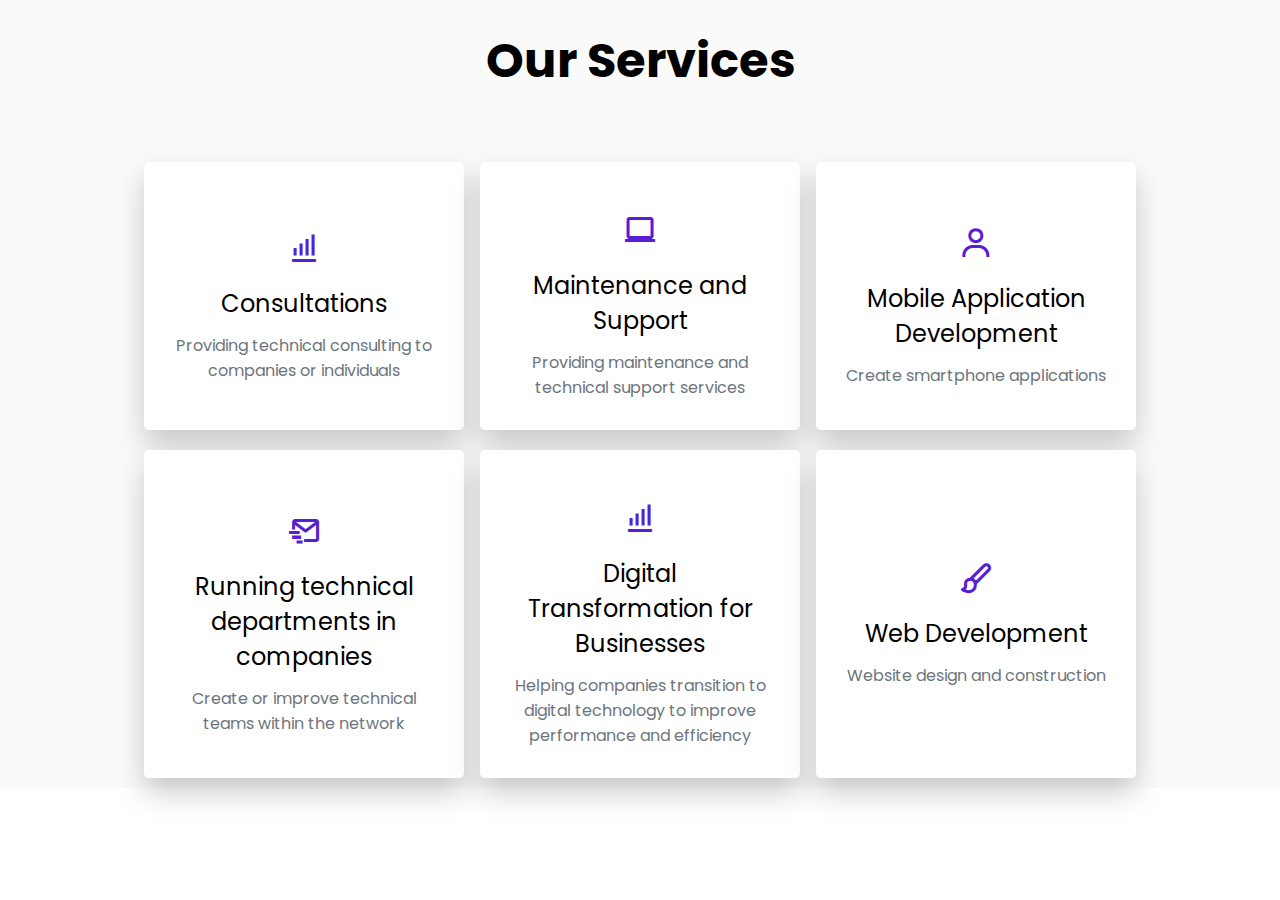
<file: beesh.html>
<!DOCTYPE html>
<html lang="en">
<head>
    <meta charset="UTF-8">
    <meta name="viewport" content="width=device-width, initial-scale=1.0">
    <title>Our Services</title>
    <link rel="stylesheet" href="style.css" class="css">
    <!-- FONT AWESOME LINK USING BOXICON -->
    <link href='https://unpkg.com/boxicons@2.1.4/css/boxicons.min.css' rel='stylesheet'>

</head>
<body>
    <a href="#index.html"></a>    
    <div class="wrapper">
        <h1>Our Services</h1> 
        <p></p> 
             <div class="content-box">
                <div class="card">
                    <i class="bx bx-bar-chart-alt bx-md"></i>
                    <h2>Consultations</h2>
                  <p>Providing technical consulting to companies or individuals </p>

                </div>
                <div class="card">
                    <i class="bx bx-laptop bx-md"></i>
                    <h2>Maintenance and Support</h2>
                   <p>Providing maintenance and technical support services</p>
                         
                </div>
                <div class="card">
                    <i class='bx bx-user bx-md'></i>

                    <h2>Mobile Application Development</h2>
                <p>Create smartphone applications</p>
                         
                </div>
                <div class="card">
                    <i class="bx bx-mail-send bx-md"></i>
                    <h2>Running technical departments in companies</h2>
                    <p> Create or improve technical teams within the network</p>
                         
                </div>
                <div class="card">
                    <i class="bx bx-bar-chart-alt bx-md"></i>
                    <h2>Digital Transformation for Businesses</h2>
                    <p>Helping companies transition to digital technology to improve performance and efficiency</p>
                         
                </div>
                <div class="card">
                    <i class="bx bx-paint bx-md"></i>
                    <h2>Web Development</h2>
                    <p>Website design and construction</p>
                         
                </div>
             </div>
    </div> 
</body>
</html>
</file>
<file: style.css>
@import url('https://fonts.googleapis.com/css2?family=Poppins:wght@400;500;600;700&display=swap');


*{
    margin: 0;
    padding: 0;
    box-sizing: border-box;
}
.wrapper{
    font-family: 'poppins',sans-serif;
    display: flex;
    justify-content: center;
    align-items: center;
    flex-direction: column;
    background: #fafafa;
}
.wrapper h1{
    font-size: 3em;

    margin: 25px;
}
.content-box{
    display: flex;
    justify-content: space-between;
    flex-wrap: wrap;
    width: 1000px;
    margin-top: 30px;
}
.card{
    min-height: 220px;
    width: 320px;
    padding: 30px;
    border-radius: 5px;
    display: flex;
    justify-content: center;
    align-items: center;
    flex-direction: column;
    background: #fff;
    margin: 10px 4px;
    box-shadow: 0px 15px 30px rgba(0,0,0,0.2);
}
.card i{
    margin: 20px;
    color: #581ed6;
}
.card h2{
    margin-bottom: 12px;
    font-weight: 400;
    text-align: center;
} 
.card p{
    color: #6c757d;
    text-align: center;
}
.card:hover i,
.card:hover p{
    color: #fff; 
}
.card:hover h2{
    font-weight: 600;

}  
.card:nth-child(1):hover{
    background: linear-gradient( #200c45,
    rgba(29, 3, 102, 0.7)100% ) ,
                                    url('');  
                                    background-size: cover; 
} 

.card:nth-child(1):hover{
    background: linear-gradient( #200c45,
    rgba(29, 3, 102, 0.7)100% ) ,
                                    url('');  
                                    background-size: cover;
}
.card:nth-child(2):hover{
    background: linear-gradient( #200c45,
    rgba(29, 3, 102, 0.7)100% ) ,
                                    url('');  
                                    background-size: cover;
}
.card:nth-child(3):hover{
    background: linear-gradient( #200c45,
    rgba(29, 3, 102, 0.7)100% ) ,
                                    url('');  
                                    background-size: cover;
}
.card:nth-child(4):hover{
    background: linear-gradient( #200c45,
    rgba(29, 3, 102, 0.7)100% ) ,
                                    url('');  
                                    background-size: cover;
}
.card:nth-child(5):hover{
    background: linear-gradient( #200c45,
    rgba(29, 3, 102, 0.7)100% ) ,
                                    url('');  
                                    background-size: cover;
}
.card:nth-child(6):hover{
    background: linear-gradient( #200c45,
    rgba(29, 3, 102, 0.7)100% ) ,
                                    url('');  
                                    background-size: cover;
}
@media(max-width:991px){
    .wrapper{
        padding: 25px;
    } 
    .wrapper h1{
        font-size: 2.5em; 
        font-weight: 600;
    }
    .content-box{
        flex-direction: column;
        width: 100%;
    }
    .card{
        min-width: 300px;
        margin: 10px auto;
    }
}
</file>
